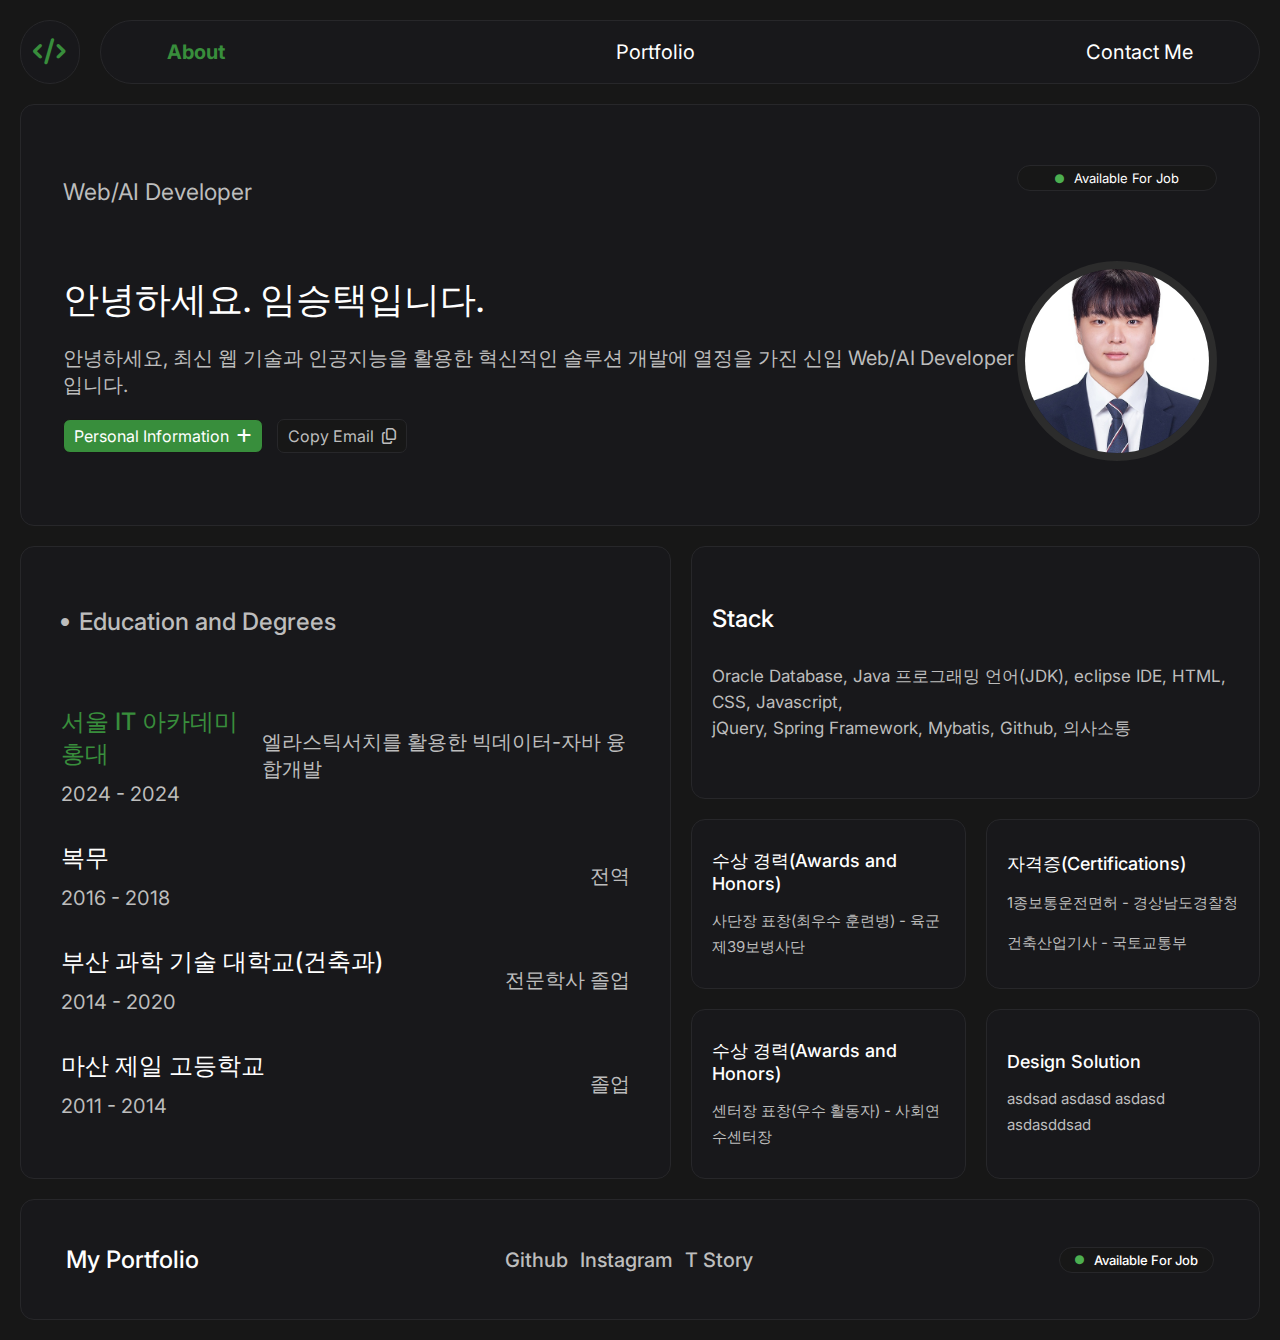
<file: src/main/resources/static/index.html>
<!DOCTYPE html>
<html>
<head>
<meta charset="UTF-8">
<meta name="viewport" content="width=divice-width, initial-scale=1.0">
<link rel="stylesheet"
	href="https://cdnjs.cloudflare.com/ajax/libs/font-awesome/6.5.2/css/all.min.css">
<link rel="stylesheet" href="indexstyle.css">
<title>Index</title>
</head>

<body>

	<nav>
		<div class="logo">
			<i class="fa-solid fa-code"></i>
		</div>
		<div class="links">
			<a href="#" class="active">About</a> <a href="portfolio.html">Portfolio</a> <a
				href="#">Contact Me</a>
		</div>
	</nav>

	<div class="about">
		<div class="left">
			<h3>Web/AI Developer</h3>
			<div class="info">
				<h2>안녕하세요. 임승택입니다.</h2>
				<p>안녕하세요, 최신 웹 기술과 인공지능을 활용한 혁신적인 솔루션 개발에 열정을 가진 신입 Web/AI
					Developer입니다.</p>
				<div class="buttons">
					<button class="hire" onclick="openModal()">
						Personal Information <i class="fa-solid fa-plus"></i>
					</button>
					<button class="email" onclick="copyEmail()">
						Copy Email <i class="fa-regular fa-copy"></i>
					</button>
				</div>
				<div id="myModal" class="modal">
					<div class="modal-content">
						<span class="close" onclick="closeModal()">&times;</span>
						<h2>Personal Information</h2>
						<p>
							<strong>Name :</strong> 임승택 (Seungtaek Lim)
						</p>
						<p>
							<strong>Gender :</strong> Male
						</p>
						<p>
							<strong>Date of Birth :</strong> December 17, 1995
						</p>
						<p>
							<strong>Address :</strong> 서울 특별시 남부순환로 1845 더헤르미온 603호
						</p>
						<p>
							<strong>Phone :</strong> 010 - 5175 - 8893
						</p>
					</div>
				</div>
			</div>
		</div>
		<div class="right">
			<a href="#" class="online"><i class="fa-solid fa-circle"></i>
				Available For Job</a> <img src="images/pro.JPG">
		</div>
	</div>

	<div class="works">
		<div class="left">
			<h3>
				<i class="fa-solid fa-circle"></i> Education and Degrees
			</h3>
			<div class="works-list">
				<div class="item">
					<div class="work-info">
						<h5 class="active">서울 IT 아카데미 홍대</h5>
						<p>2024 - 2024</p>
					</div>
					<p>엘라스틱서치를 활용한 빅데이터-자바 융합개발</p>
				</div>
				<div class="item">
					<div class="work-info">
						<h5>복무</h5>
						<p>2016 - 2018</p>
					</div>
					<p>전역</p>
				</div>
				<div class="item">
					<div class="work-info">
						<h5>부산 과학 기술 대학교(건축과)</h5>
						<p>2014 - 2020</p>
					</div>
					<p>전문학사 졸업</p>
				</div>
				<div class="item">
					<div class="work-info">
						<h5>마산 제일 고등학교</h5>
						<p>2011 - 2014</p>
					</div>
					<p>졸업</p>
				</div>
			</div>
		</div>

		<div class="right">
			<div class="item">
				<a href="https://tmdxor2848.tistory.com/18" target="_blank">Stack</a>
				<p>
					Oracle Database, Java 프로그래밍 언어(JDK), eclipse IDE, HTML, CSS,
					Javascript, <br> jQuery, Spring Framework, Mybatis, Github,
					의사소통

				</p>
			</div>
			<div class="item">
				<a href="#">수상 경력(Awards and Honors)</a>
				<p>사단장 표창(최우수 훈련병) - 육군 제39보병사단</p>
				
			</div>
			

			<div class="item">
				<a href="#">자격증(Certifications)</a>
				<p> 1종보통운전면허 - 경상남도경찰청</p>
				<p> 건축산업기사 - 국토교통부</p>
			</div>
			<div class="item">
				<a href="#">수상 경력(Awards and Honors)</a>
				<p>센터장 표창(우수 활동자) - 사회연수센터장</p>
			</div>
			<div class="item">
				<a href="#">Design Solution</a>
				<p>asdsad asdasd asdasd asdasddsad</p>
			</div>
		</div>
	</div>

	<footer>
		<a href="#">My Portfolio</a>
		<div class="socials">
			<a href="#">Github</a> <a href="#">Instagram</a> <a href="https://tmdxor2848.tistory.com" target="_blank">T
				Story</a>
		</div>
		<a href="#" class="online"><i class="fa-solid fa-circle"></i>
			Available For Job</a>
	</footer>

	<script>
		function copyEmail() {
			const email = 'tmdxor2848@gmail.com';
			const textarea = document.createElement('textarea');
			textarea.value = email;
			document.body.appendChild(textarea);
			textarea.select();
			document.execCommand('copy');
			document.body.removeChild(textarea);
			alert('이메일을 복사했습니다. : ' + email);
		}
	</script>
	<script>
		function openModal() {
			document.getElementById('myModal').style.display = "block";
		}

		function closeModal() {
			document.getElementById('myModal').style.display = "none";
		}

		// 모달 외부를 클릭하면 닫기
		window.onclick = function(event) {
			if (event.target == document.getElementById('myModal')) {
				document.getElementById('myModal').style.display = "none";
			}
		}
	</script>

</body>
</html>
</file>
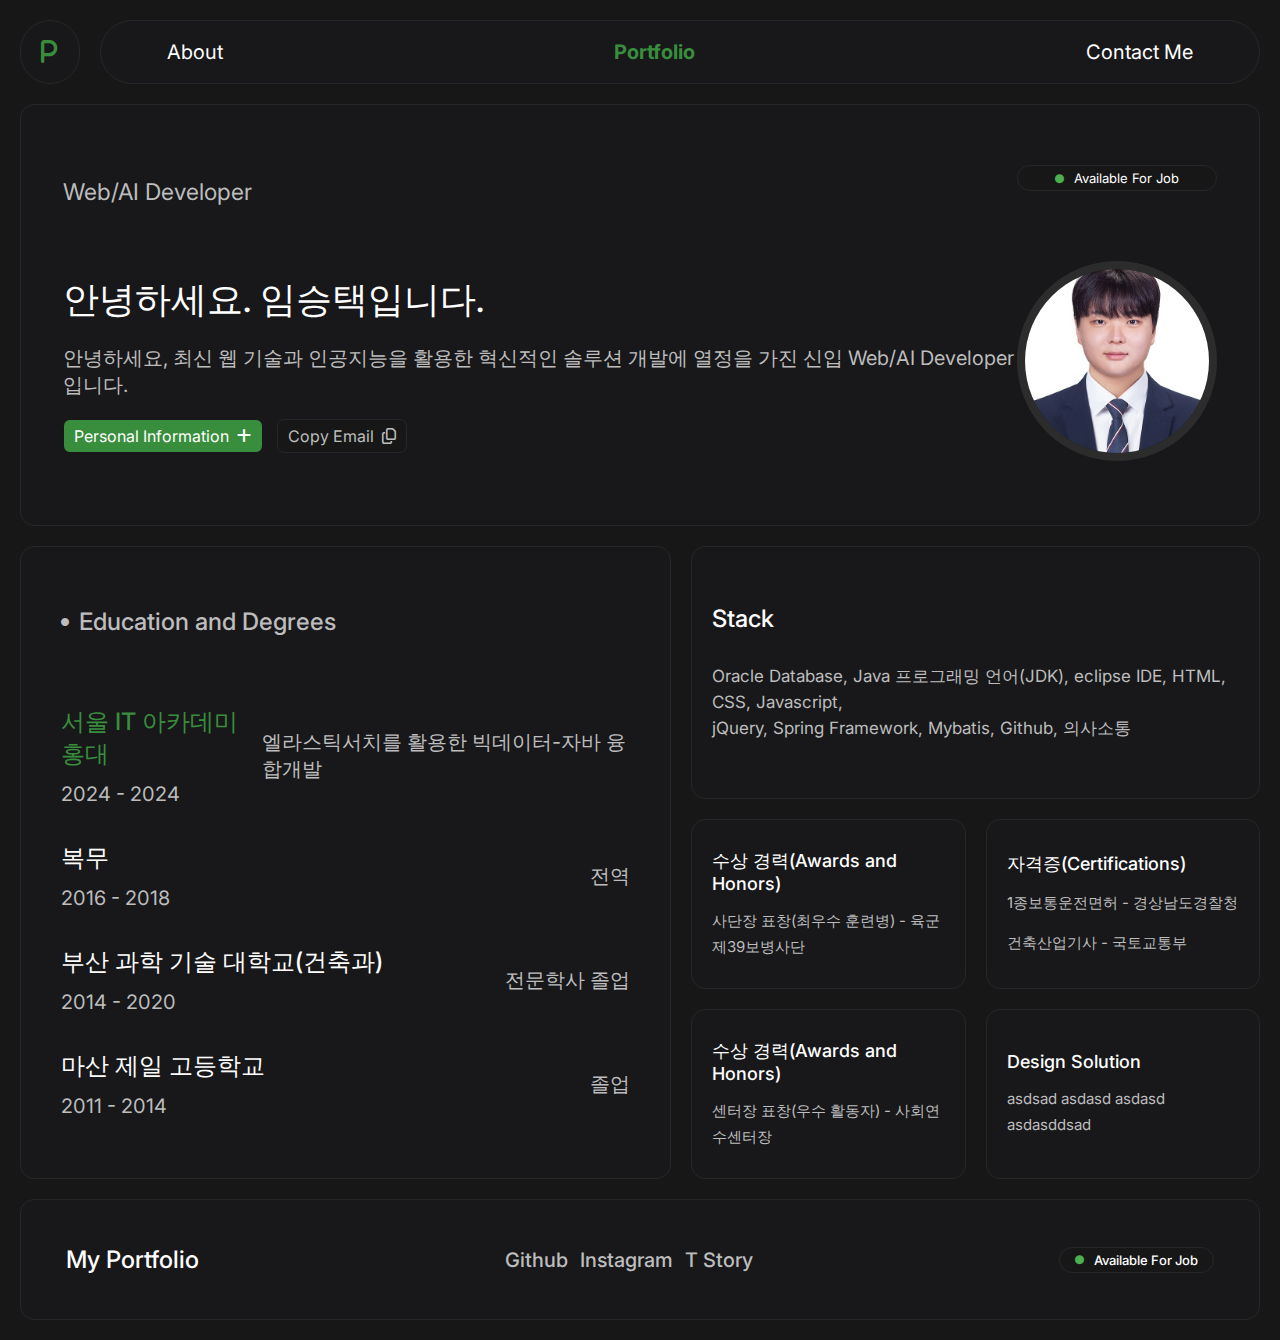
<file: src/main/resources/static/portfolio.html>
<!DOCTYPE html>
<html>
<head>
<meta charset="UTF-8">
<meta name="viewport" content="width=divice-width, initial-scale=1.0">
<link rel="stylesheet"
	href="https://cdnjs.cloudflare.com/ajax/libs/font-awesome/6.5.2/css/all.min.css">
<link rel="stylesheet" href="indexstyle.css">
<title>Portfolio</title>
</head>

<body>

	<nav>
		<div class="logo">
			<i class="fa-solid fa-p"></i>
		</div>
		<div class="links">
			<a href="index.html">About</a> <a href="portfolio.html" class="active">Portfolio</a> <a
				href="#">Contact Me</a>
		</div>
	</nav>

	<div class="about">
		<div class="left">
			<h3>Web/AI Developer</h3>
			<div class="info">
				<h2>안녕하세요. 임승택입니다.</h2>
				<p>안녕하세요, 최신 웹 기술과 인공지능을 활용한 혁신적인 솔루션 개발에 열정을 가진 신입 Web/AI
					Developer입니다.</p>
				<div class="buttons">
					<button class="hire" onclick="openModal()">
						Personal Information <i class="fa-solid fa-plus"></i>
					</button>
					<button class="email" onclick="copyEmail()">
						Copy Email <i class="fa-regular fa-copy"></i>
					</button>
				</div>
				<div id="myModal" class="modal">
					<div class="modal-content">
						<span class="close" onclick="closeModal()">&times;</span>
						<h2>Personal Information</h2>
						<p>
							<strong>Name :</strong> 임승택 (Seungtaek Lim)
						</p>
						<p>
							<strong>Gender :</strong> Male
						</p>
						<p>
							<strong>Date of Birth :</strong> December 17, 1995
						</p>
						<p>
							<strong>Address :</strong> 서울 특별시 남부순환로 1845 더헤르미온 603호
						</p>
						<p>
							<strong>Phone :</strong> 010 - 5175 - 8893
						</p>
					</div>
				</div>
			</div>
		</div>
		<div class="right">
			<a href="#" class="online"><i class="fa-solid fa-circle"></i>
				Available For Job</a> <img src="images/pro.JPG">
		</div>
	</div>

	<div class="works">
		<div class="left">
			<h3>
				<i class="fa-solid fa-circle"></i> Education and Degrees
			</h3>
			<div class="works-list">
				<div class="item">
					<div class="work-info">
						<h5 class="active">서울 IT 아카데미 홍대</h5>
						<p>2024 - 2024</p>
					</div>
					<p>엘라스틱서치를 활용한 빅데이터-자바 융합개발</p>
				</div>
				<div class="item">
					<div class="work-info">
						<h5>복무</h5>
						<p>2016 - 2018</p>
					</div>
					<p>전역</p>
				</div>
				<div class="item">
					<div class="work-info">
						<h5>부산 과학 기술 대학교(건축과)</h5>
						<p>2014 - 2020</p>
					</div>
					<p>전문학사 졸업</p>
				</div>
				<div class="item">
					<div class="work-info">
						<h5>마산 제일 고등학교</h5>
						<p>2011 - 2014</p>
					</div>
					<p>졸업</p>
				</div>
			</div>
		</div>

		<div class="right">
			<div class="item">
				<a href="https://tmdxor2848.tistory.com/18" target="_blank">Stack</a>
				<p>
					Oracle Database, Java 프로그래밍 언어(JDK), eclipse IDE, HTML, CSS,
					Javascript, <br> jQuery, Spring Framework, Mybatis, Github,
					의사소통

				</p>
			</div>
			<div class="item">
				<a href="#">수상 경력(Awards and Honors)</a>
				<p>사단장 표창(최우수 훈련병) - 육군 제39보병사단</p>
				
			</div>
			

			<div class="item">
				<a href="#">자격증(Certifications)</a>
				<p> 1종보통운전면허 - 경상남도경찰청</p>
				<p> 건축산업기사 - 국토교통부</p>
			</div>
			<div class="item">
				<a href="#">수상 경력(Awards and Honors)</a>
				<p>센터장 표창(우수 활동자) - 사회연수센터장</p>
			</div>
			<div class="item">
				<a href="#">Design Solution</a>
				<p>asdsad asdasd asdasd asdasddsad</p>
			</div>
		</div>
	</div>

	<footer>
		<a href="#">My Portfolio</a>
		<div class="socials">
			<a href="#">Github</a> <a href="#">Instagram</a> <a href="https://tmdxor2848.tistory.com" target="_blank">T
				Story</a>
		</div>
		<a href="#" class="online"><i class="fa-solid fa-circle"></i>
			Available For Job</a>
	</footer>

	<script>
		function copyEmail() {
			const email = 'tmdxor2848@gmail.com';
			const textarea = document.createElement('textarea');
			textarea.value = email;
			document.body.appendChild(textarea);
			textarea.select();
			document.execCommand('copy');
			document.body.removeChild(textarea);
			alert('이메일을 복사했습니다. : ' + email);
		}
	</script>
	<script>
		function openModal() {
			document.getElementById('myModal').style.display = "block";
		}

		function closeModal() {
			document.getElementById('myModal').style.display = "none";
		}

		// 모달 외부를 클릭하면 닫기
		window.onclick = function(event) {
			if (event.target == document.getElementById('myModal')) {
				document.getElementById('myModal').style.display = "none";
			}
		}
	</script>

</body>
</html>
</file>
<file: src/main/resources/static/indexstyle.css>
@charset "UTF-8";

@import
	url('https://fonts.googleapis.com/css2?family=Inter:wght@100..900&display=swap')
	;

* {
	margin: 0;
	padding: 0;
	box-sizing: border-box;
	font-family: "Inter", sans-serif;
}

a {
	text-decoration: none;
	color: #fff;
	transition: all 0.3s ease;
}

a:hover {
	color: #388e3c !important;
}

body {
	background: #171717;
	padding: 20px;
	animation: fadeInAnimation ease 2s;
}

nav {
	display: flex;
	gap: 20px;
}

nav .logo {
	height: 64px;
	width: 64px;
	background: #18181b;
	border: 1px solid #27272a;
	border-radius: 48px;
	display: flex;
	align-items: center;
	justify-content: center;
}

nav .logo i {
	font-size: 26px;
	color: #388e3c;
}

nav .links {
	height: 64px;
	display: flex;
	align-items: center;
	justify-content: space-between;
	width: 100%;
	padding: 0 66px;
	background: #18181b;
	border: 1px solid #27272a;
	border-radius: 48px;
}

nav .links a {
	font-size: 20px;
}

nav .links a.active {
	font-weight: bold;
	color: #388e3c;
}

.about {
	display: flex;
	align-items: center;
	justify-content: space-between;
	padding: 60px 42px;
	background: #18181b;
	border: 1px solid #27272a;
	border-radius: 14px;
	margin-top: 20px;
}

.about .left h3 {
	color: #bdbdbd;
	font-size: 23px;
	font-weight: 400;
}

.about .left .info {
	margin-top: 70px;
	display: flex;
	flex-direction: column;
	gap: 20px;
}

.about .left .info h2 {
	font-size: 36px;
	color: #fff;
	font-weight: 500;
}

.about .left .info p {
	font-size: 20px;
	color: #bdbdbd;
}

.about .left .info .buttons {
	display: flex;
	gap: 14px;
}

.about .left .info .buttons button {
	font-size: 16px;
	padding: 6px 10px;
	border-radius: 7px;
	display: flex;
	align-items: center;
	gap: 8px;
	cursor: pointer;
	transition: all 0.3s ease;
}

.about .left .info .buttons button.hire {
	color: #fff;
	background: #388e3c;
	border: 1px solid #171717;
}

.about .left .info .buttons button.hire:hover {
	background: #4caf50;
}

.about .left .info .buttons button.email {
	color: #bdbdbd;
	border: 1px solid #27272a;
	background: #171717;
}

.about .left .info .buttons button.email:hover {
	background: #000;
}

.about .right a.online {
	display: flex;
	align-items: center;
	justify-content: center;
	gap: 10px;
	background: #171717;
	border: 1px solid #27272a;
	padding: 4px 15px;
	border-radius: 14px;
	font-size: 13px;
}

.about .right a.online i {
	color: #4caf50;
	font-size: 9px;
}

.about .right img {
	width: 200px;
	height: 200px;
	border-radius: 50%;
	border: 8px solid #2c2c2c;
	object-fit: cover;
	margin-top: 70px;
}

.works {
	display: flex;
	gap: 20px;
	margin-top: 20px;
}

.works .left {
	flex: 1;
	background: #18181b;
	padding: 60px 40px;
	border-radius: 14px;
	border: 1px solid #27272a;
}

.works .left h3 {
	color: #bdbdbd;
	font-weight: 500;
	display: flex;
	align-items: center;
	gap: 10px;
	font-size: 24px;
}

.works .left h3 i {
	font-size: 8px;
}

.works .left .works-list {
	margin-top: 70px;
	display: flex;
	flex-direction: column;
	gap: 36px;
}

.works .left .works-list .item {
	display: flex;
	align-items: center;
	justify-content: space-between;
}

.works .left .works-list .item .work-info h5 {
	color: #fff;
	font-size: 24px;
	font-weight: 500;
}

.works .left .works-list .item .work-info h5.active {
	color: #388e3c;
}

.works .left .works-list .item .work-info p {
	margin-top: 12px;
	color: #bdbdbd;
	font-size: 20px;
}

.works .left .works-list .item>p {
	font-size: 20px;
	color: #bdbdbd;
}

.works .right {
	flex: 1;
	display: grid;
	grid-template-columns: 1fr 1fr;
	grid-template-rows: 40% auto;
	gap: 20px;
}

.works .right .item:first-child {
	grid-column: span 2;
}

.works .right .item {
	display: flex;
	flex-direction: column;
	justify-content: center;
	gap: 30px;
	padding: 20px;
	background: #18181b;
	border: 1px solid #27272a; border-radius : 14px;
	cursor: pointer;
	transition: all 0.3 ease;
	border-radius: 14px;
}

.works .right .item:hover a {
	color: #388e3c;
}

.works .right .item a {
	font-size: 24px;
	font-weight: 500;
}

.works .right .item>p {
	color: #bdbdbd;
	font-size: 17px;
	line-height: 26px;
}

.works .right .item:not(:first-child) {
	gap: 14px;
}

.works .right .item:not(:first-child) a {
	font-size: 18px;
}

.works .right .item:not(:first-child) p {
	font-size: 15px;
}

footer {
	margin-top: 20px;
	display: flex;
	align-items: center;
	justify-content: space-between;
	background: #18181b;
	border: 1px solid #27272a;
	padding: 45px;
	border-radius: 14px;
	z-index: 1;
}

footer>a {
	font-size: 24px;
	font-weight: 500;
}

footer .socials {
	display: flex;
	align-items: center;
	gap: 12px;
}

footer .socials a {
	font-size: 20px;
	font-weight: 500;
	color: #bdbdbd;
}

footer a.online {
	display: flex;
	align-items: center;
	justify-content: center;
	gap: 10px;
	background: #171717;
	border: 1px solid #27272a;
	padding: 4px 15px;
	border-radius: 14px;
	font-size: 13px;
}

footer a.online i {
	color: #4caf50;
	font-size: 9px;
}

@keyframes fadeInAnimation { 
	0%{
	opacity: 0;
	}

	100%{
	opacity: 1;
	}
}
@media screen and (max-width: 1220px) {
	.about {
		padding: 60px 30px;
	}
	.works {
		flex-direction: column;
	}
	.works .left, .works .right .item, footer {
		padding: 40px 30px;
	}
	.works .right {
		grid-template-rows: auto auto;
	}
}

@media screen and (max-width: 992px) {
	nav .links {
		padding: 0 40px;
	}
	footer>a {
		font-size: 20px;
	}
	footer .socials a {
		font-size: 16px;
	}
}

@media screen and (max-width: 768px) {
	nav .links a {
		font-size: 16px;
	}
	.about {
		flex-direction: column-reverse;
		gap: 20px;
		padding: 30px;
	}
	.about .left .info {
		margin-top: 30px;
	}
	.about .right img {
		margin-top: 20px;
	}
	footer a.online {
		display: none;
	}
}

@media screen and (max-width: 576px) {
	.about .left .info h2 {
		font-size: 30px;
	}
	.about .left .info p, .works .left .works-list .item .work-info p,
		.works .left .works-list .item>p {
		font-size: 16px;
	}
	.about, left .info .buttons button {
		font-size: 14px;
	}
	.works .legt .works-list {
		margin-top: 30px;
	}
	.works .left .works-list .item .work-info h5, .works .right .item a {
		font-size: 20px;
	}
	.works .right .item>p, .works .right .item:not(:first-child) a {
		font-size: 14px;
	}
	.works .right .item:not(:first-child) p {
		font-size: 13px;
	}
}

.modal {
	display: none; /* 기본적으로 숨김 */
	position: fixed;
	z-index: 1;
	left: 0;
	top: 0;
	width: 100%;
	height: 100%;
	overflow: auto;
	background-color: #18181b;
	background-color: rgba(0, 0, 0, 0.4);
}

.modal-content {
	background-color: #18181b;
	margin: 15% auto;
	padding: 20px;
	border: 1px solid #888;
	width: 80%;
	border: 1px solid #27272a;
	border-radius: 14px;
	max-width: 600px;
}

.modal-content p {
	margin-top: 30px; font-size : 20px;
	color: #bdbdbd;
	font-size: 20px;
}

.modal-content strong {
	color: #fff;
}

.modal-content h2 {
	font-size: 36px;
	color: #fff;
	font-weight: 500;
}

.close {
	color: #aaa;
	float: right;
	font-size: 28px;
	font-weight: bold;
}

.close:hover, .close:focus {
	color: black;
	text-decoration: none;
	cursor: pointer;
}
</file>
